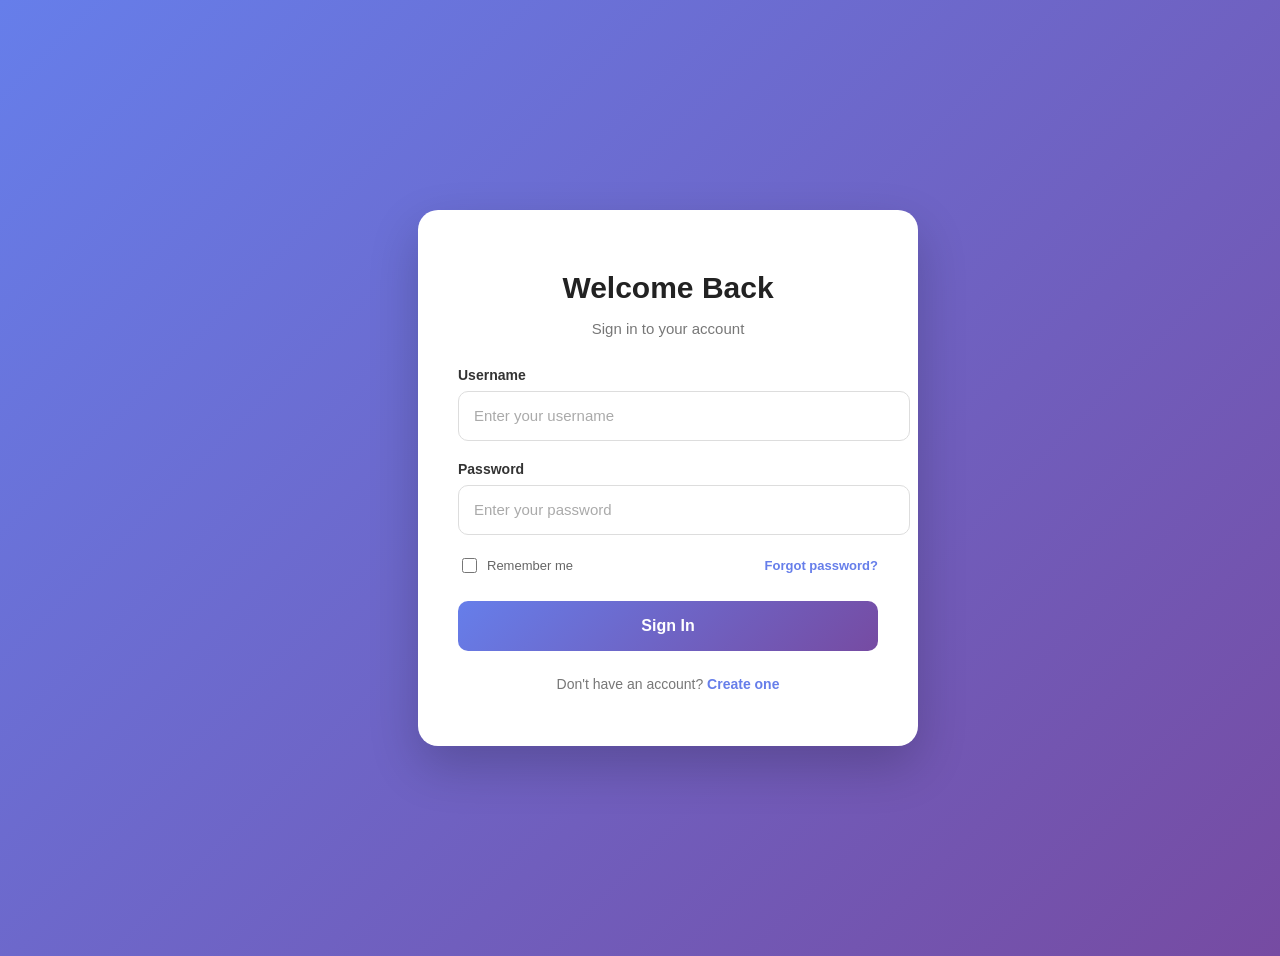
<file: index.html>
<!DOCTYPE html> <html lang="en"> <head> <meta charset="UTF-8"> <meta name="viewport" content="width=device-width, initial-scale=1.0"> <title>Login</title>

<link rel="stylesheet" href="style.css">

</head> <body>

<div class="login-container">

    <div class="login-card">

        <h1>Welcome Back</h1>
        <p class="subtitle">Sign in to your account</p>

        <form action="login.php" method="POST">

            <div class="form-group">
                <label for="username">Username</label>

                <input
                    type="text"
                    id="username"
                    name="username"
                    placeholder="Enter your username"
                    autocomplete="username"
                    required
                >
            </div>

            <div class="form-group">
                <label for="password">Password</label>

                <input
                    type="password"
                    id="password"
                    name="password"
                    placeholder="Enter your password"
                    autocomplete="current-password"
                    required
                >
            </div>

            <div class="form-options">

                <label class="remember">
                    <input
                        type="checkbox"
                        name="remember"
                    >
                    <span>Remember me</span>
                </label>

                <a href="#">Forgot password?</a>

            </div>

            <button type="submit">
                Sign In
            </button>

        </form>

        <p class="register-link">
            Don't have an account?
            <a href="register.html">Create one</a>
        </p>

    </div>

</div>

</body> 
</html>
</file>
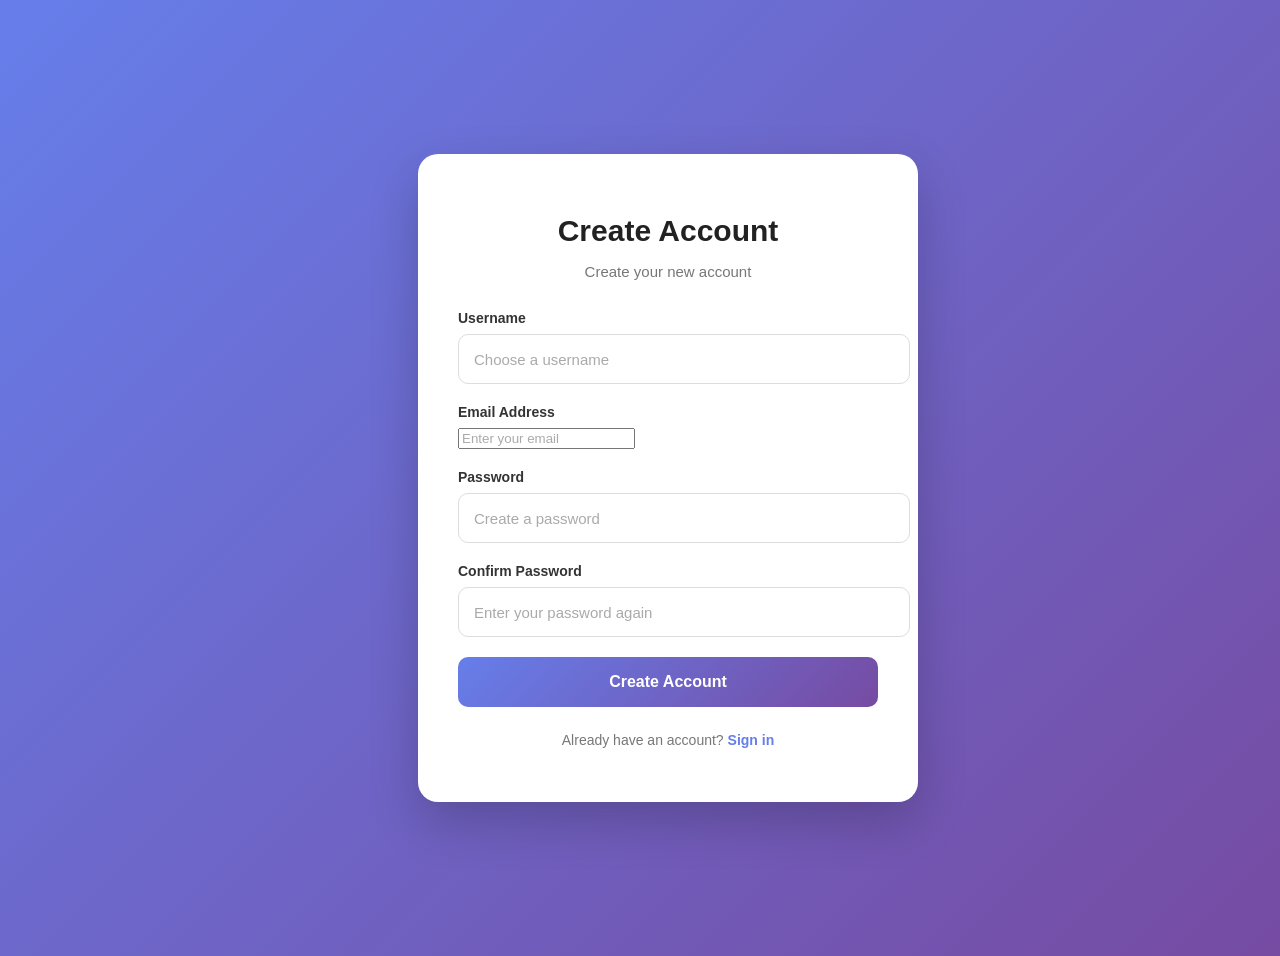
<file: register.html>
<!DOCTYPE html> <html lang="en"> <head> <meta charset="UTF-8"> <meta name="viewport" content="width=device-width, initial-scale=1.0">
<title>Create Account</title>

<link rel="stylesheet" href="style.css">

</head> <body>
<div class="login-container">

    <div class="login-card">

        <h1>Create Account</h1>

        <p class="subtitle">
            Create your new account
        </p>

        <form action="register.php" method="POST">

            <div class="form-group">
                <label for="username">
                    Username
                </label>

                <input
                    type="text"
                    id="username"
                    name="username"
                    placeholder="Choose a username"
                    autocomplete="username"
                    minlength="3"
                    maxlength="50"
                    required
                >
            </div>

            <div class="form-group">
                <label for="email">
                    Email Address
                </label>

                <input
                    type="email"
                    id="email"
                    name="email"
                    placeholder="Enter your email"
                    autocomplete="email"
                    required
                >
            </div>

            <div class="form-group">
                <label for="password">
                    Password
                </label>

                <input
                    type="password"
                    id="password"
                    name="password"
                    placeholder="Create a password"
                    autocomplete="new-password"
                    minlength="8"
                    required
                >
            </div>

            <div class="form-group">
                <label for="confirm_password">
                    Confirm Password
                </label>

                <input
                    type="password"
                    id="confirm_password"
                    name="confirm_password"
                    placeholder="Enter your password again"
                    autocomplete="new-password"
                    minlength="8"
                    required
                >
            </div>

            <button type="submit">
                Create Account
            </button>

        </form>

        <p class="register-link">
            Already have an account?
            <a href="index.html">Sign in</a>
        </p>

    </div>

</div>

</body> </html>
</file>
<file: style.css>
.   {
    margin: 0;
    padding: 0;
    box-sizing: border-box;
    }

html,
body {
width: 100%;
min-height: 100%;
}

body {
min-height: 100vh;

font-family:
    Arial,
    Helvetica,
    sans-serif;

background:
    linear-gradient(
        135deg,
        #667eea 0%,
        #764ba2 100%
    );

display: flex;
align-items: center;
justify-content: center;

padding: 20px;

}

/* Login container */

.login-container {
width: 100%;
display: flex;
justify-content: center;
}

/* Login card */

.login-card {
width: 100%;
max-width: 420px;

background: #ffffff;

padding: 40px;

border-radius: 20px;

box-shadow:
    0 20px 50px rgba(0, 0, 0, 0.20);

}

/* Heading */

.login-card h1 {
text-align: center;

color: #222222;

font-size: 30px;

margin-bottom: 8px;

}

/* Subtitle */

.subtitle {
text-align: center;

color: #777777;

font-size: 15px;

margin-bottom: 30px;

}

/* Form */

.form-group {
margin-bottom: 20px;
}

/* Labels */

.form-group label {
display: block;

color: #333333;

font-size: 14px;

font-weight: 600;

margin-bottom: 8px;

}

/* Text inputs */

.form-group input[type="text"],
.form-group input[type="password"] {
display: block;

width: 100%;

height: 48px;

padding: 0 15px;

border: 1px solid #dddddd;

border-radius: 10px;

background: #ffffff;

color: #222222;

font-size: 15px;

outline: none;

transition:
    border-color 0.2s ease,
    box-shadow 0.2s ease;

}

/* Input focus */

.form-group input[type="text"]:focus,
.form-group input[type="password"]:focus {
border-color: #667eea;

box-shadow:
    0 0 0 3px rgba(102, 126, 234, 0.15);

}

/* Placeholder */

.form-group input::placeholder {
color: #aaaaaa;
}

/* Remember / forgot password */

.form-options {
display: flex;

align-items: center;

justify-content: space-between;

margin-top: 5px;

margin-bottom: 25px;

font-size: 13px;

}

/* Remember checkbox */

.remember {
display: flex;

align-items: center;

gap: 7px;

color: #666666;

cursor: pointer;

}

.remember input {
width: 15px;
height: 15px;

cursor: pointer;

}

/* Links */

.form-options a,
.register-link a {
color: #667eea;

text-decoration: none;

font-weight: 600;

}

.form-options a:hover,
.register-link a:hover {
text-decoration: underline;
}

/* Sign in button */

button[type="submit"] {
display: block;

width: 100%;

height: 50px;

border: none;

border-radius: 10px;

background:
    linear-gradient(
        135deg,
        #667eea,
        #764ba2
    );

color: #ffffff;

font-size: 16px;

font-weight: 600;

cursor: pointer;

transition:
    transform 0.2s ease,
    box-shadow 0.2s ease,
    opacity 0.2s ease;

}

/* Button hover */

button[type="submit"]:hover {
transform: translateY(-2px);

box-shadow:
    0 8px 20px rgba(102, 126, 234, 0.35);

}

/* Button click */

button[type="submit"]:active {
transform: translateY(0);
}

/* Registration text */

.register-link {
text-align: center;

color: #777777;

font-size: 14px;

margin-top: 25px;

}

/* Mobile */

@media (max-width: 480px) {

body {
    padding: 15px;
}

.login-card {
    padding: 30px 25px;

    border-radius: 16px;
}

.login-card h1 {
    font-size: 26px;
}

.form-options {
    font-size: 12px;
}

}
</file>
